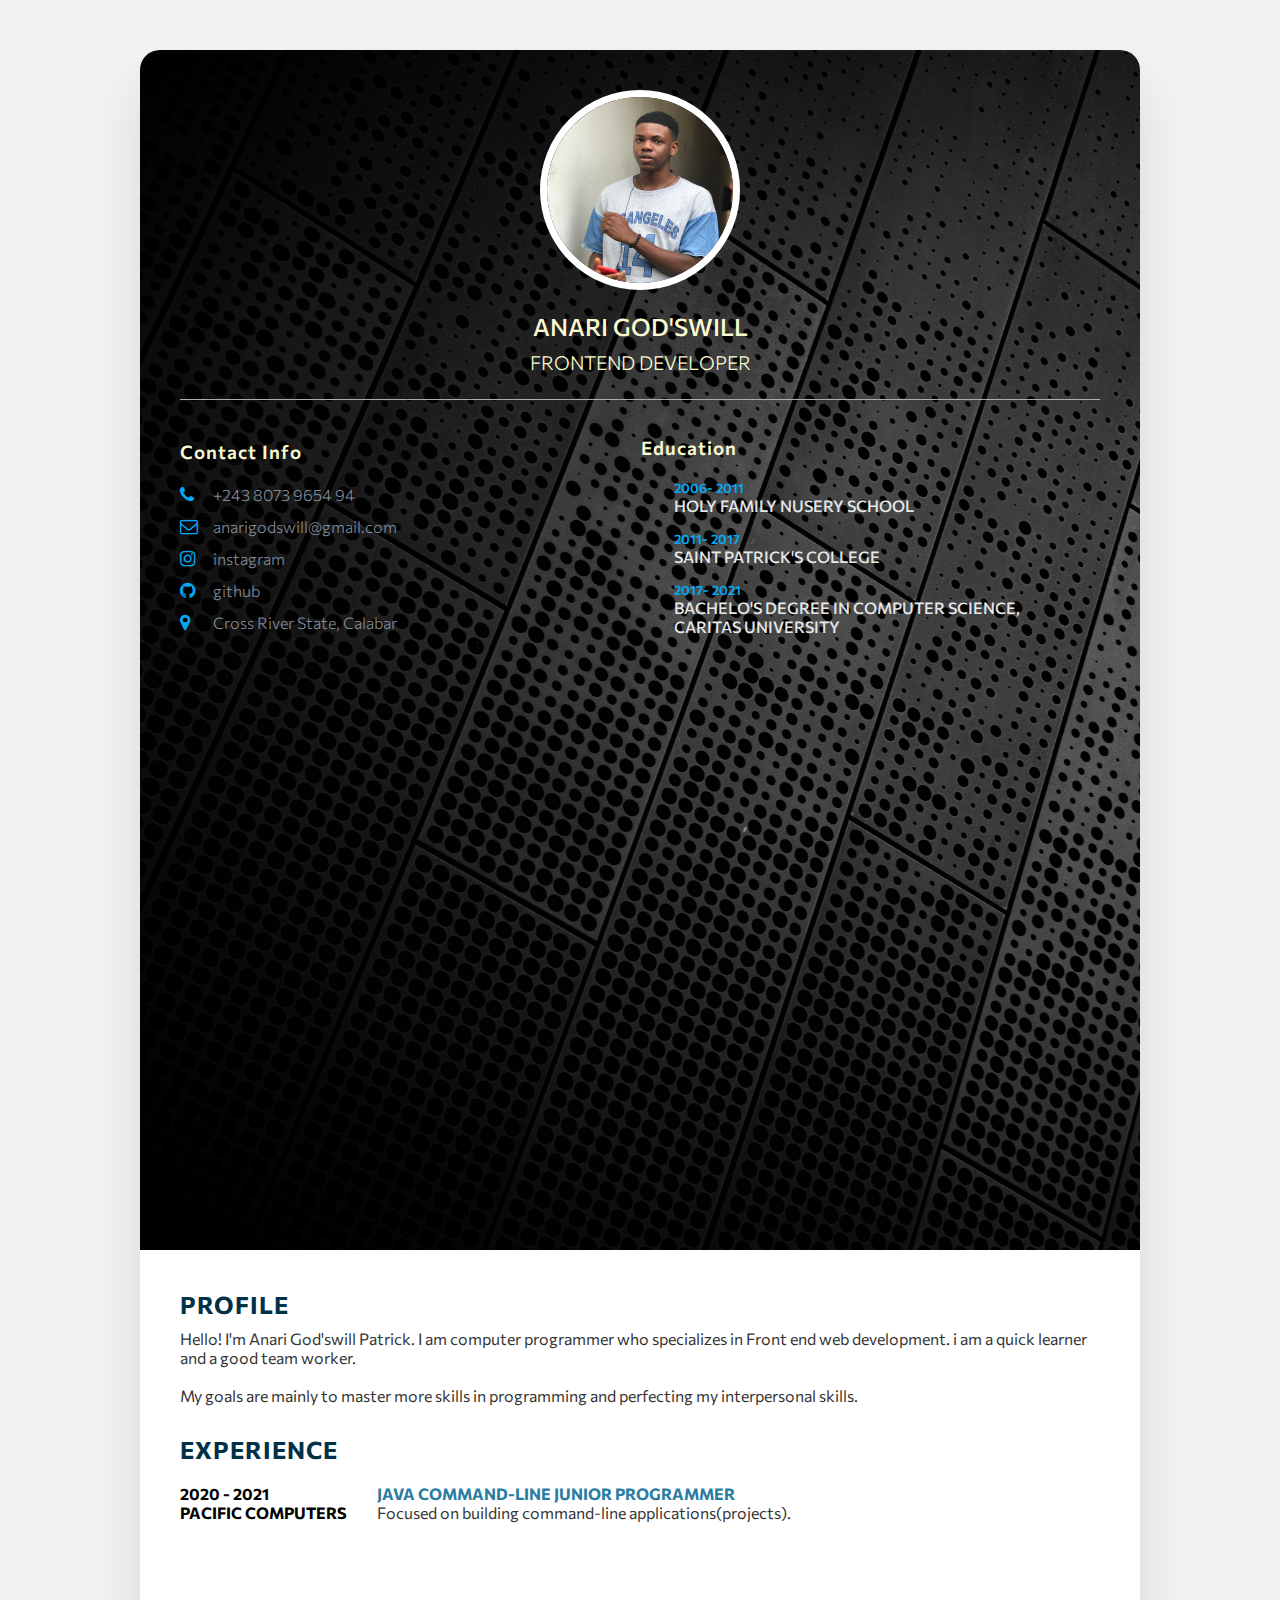
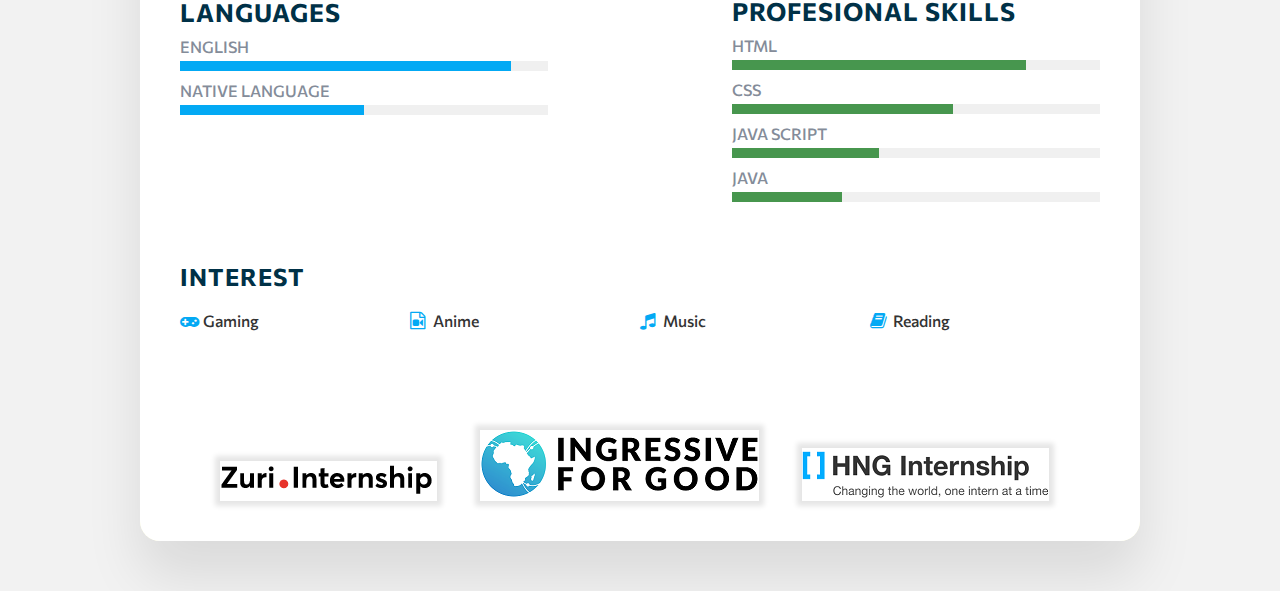
<file: index.html>
<!DOCTYPE html>
<html lang="en">
  <head>
    <meta charset="UTF-8" />
    <meta http-equiv="X-UA-Compatible" content="IE=edge" />
    <meta name="viewport" content="width=device-width, initial-scale=1.0" />
    <title>My Resume</title>
    <link rel="stylesheet" href="style.css" />
    <link
      rel="stylesheet"
      href="https://cdnjs.cloudflare.com/ajax/libs/font-awesome/4.7.0/css/font-awesome.css"
      integrity="sha512-5A8nwdMOWrSz20fDsjczgUidUBR8liPYU+WymTZP1lmY9G6Oc7HlZv156XqnsgNUzTyMefFTcsFH/tnJE/+xBg=="
      crossorigin="anonymous"
      referrerpolicy="no-referrer"
    />
    <link
      href="https://fonts.googleapis.com/css2?family=Alegreya+Sans:ital,wght@0,100;0,300;0,400;0,500;0,700;0,800;1,100;1,300;1,400;1,500;1,700;1,800&family=Commissioner:wght@300;400;500;600;700;800&family=DM+Sans:ital,wght@0,400;0,500;0,700;1,400;1,500;1,700&family=PT+Sans:ital,wght@0,400;0,700;1,400;1,700&display=swap"
      rel="stylesheet"
    />
  </head>
  <body>
    <div class="Container">
      <div class="The_left_side">
        <div class="textprofile">
          <div class="imagebox">
            <img src="images/ajsama.JPG" height="250px" width="200px" />
          </div>
          <h2>Anari God'swill <br /><span>Frontend Developer</span></h2>
        </div>

        <div class="Mycontact">
          <h3 class="title">Contact Info</h3>
          <ul>
            <li>
              <span class="icon"
                ><i class="fa fa-phone" aria-hidden="true"></i
              ></span>
            <a href="tel:08073965494" >  <span class="number"> +243 8073 9654 94</span></a>
            </li>

            <li>
              <span class="icon"
                ><i class="fa fa-envelope-o" aria-hidden="true"></i
              ></span>
             <a href="mailto:anarigodswill@gmail.com"> <span class="email"> anarigodswill@gmail.com</span></a>
            </li>
            <li>
              <span class="icon"
                ><i class="fa fa-instagram" aria-hidden="true"></i></i
              ></span>
              <a href="https://www.instagram.com/anarijnr/"><span class="website">instagram</span></a> 
            </li>
            <li>
              <span class="icon"
                ><i class="fa fa-github" aria-hidden="true"></i>
              </span>
             <a href="https://github.com/AnariJnr"> <span class="github">github</span></a>
            </li>
            <li>
              <span class="icon"
                ><i class="fa fa-map-marker" aria-hidden="true"></i
              ></span>
              <a href="https://www.google.com/maps/place/8Miles/@5.0545137,8.3530863,17z/data=!3m1!4b1!4m5!3m4!1s0x105d7d498ecb23e7:0x4d3167120982a4f!8m2!3d5.0545137!4d8.355275"><span class="location"> Cross River State, Calabar</span></a>
            </li>
          </ul>
        </div>

        <div class="clear"></div>

        <div class="education_fix">
          <div class="Mycontact education">
            <h3 class="title">Education</h3>
            <ul>
              <li>
                <h5>2006- 2011</h5>
                <h4>HOLY FAMILY NUSERY SCHOOL</h4>
              </li>

              <li>
                <h5>2011- 2017</h5>
                <h4>SAINT PATRICK'S COLLEGE</h4>
              </li>

              <li>
                <h5>2017- 2021</h5>
                <h4>BACHELO'S DEGREE IN COMPUTER SCIENCE, <br> CARITAS UNIVERSITY</h4>
              </li>
            </ul>
          </div>
        </div>

        <div class="clear"></div>
      </div>

      <div class="The_right_side">
        <div class="about">
          <h2 class="title2">Profile</h2>
          <p>
           Hello! I'm Anari God'swill Patrick. I am computer programmer who specializes in Front end web development. i am a quick learner and a good team worker.
            <br /><br />
            My goals are mainly to master more skills in programming and 
            perfecting my interpersonal skills.
            
          </p>
        </div>

        <div class="about">
          <h2 class="title2">Experience</h2>
          <div class="box">
            <div class="year_company">
              <h4>2020 - 2021</h4>
              <h4>PACIFIC COMPUTERS</h4>
            </div>
            <div class="text">
              <h4>Java Command-line Junior Programmer</h4>
              <p>
                Focused on building command-line applications(projects).
              </p>
            </div>
          </div>

        </div>

        <div class="language_skills_fix">
          <div class="Mycontact language">
            <h3 class="title2" style="font-size: 25px">Languages</h3>
            <ul>
              <li>
                <span class="text" style="font-weight: 500">ENGLISH</span>
                <span class="percent"> <div style="width: 90%"></div></span>
              </li>


              <li>
                <span class="text" style="font-weight: 500"
                  >NATIVE LANGUAGE</span
                >
                <span class="percent"> <div style="width: 50%"></div></span>
              </li>
            </ul>
          </div>

          <div class="clear"></div>

          <div class="Mycontact language skills">
            <h3 class="title2" style="font-size: 25px">PROFESIONAL SKILLS</h3>
            <ul>
              <li>
                <span class="text" style="font-weight: 500">HTML</span>
                <span class="percent"> <div style="width: 80%"></div></span>
              </li>

              <li>
                <span class="text" style="font-weight: 500">CSS</span>
                <span class="percent"> <div style="width: 60%"></div></span>
              </li>

              <li>
                <span class="text" style="font-weight: 500">JAVA SCRIPT</span>
                <span class="percent"> <div style="width: 40%"></div></span>
              </li>

              <li>
                <span class="text" style="font-weight: 500">JAVA</span>
                <span class="percent"> <div style="width: 30%"></div></span>
              </li>
            </ul>
          </div>
        </div>

        <div class="clear"></div>

        <div class="interest">
          <div class="about interest">
            <h2 class="title2">Interest</h2>
            <ul>
              <li><i class="fa fa-gamepad" aria-hidden="true"></i> Gaming</li>
              <li>
                <i class="fa fa-file-video-o" aria-hidden="true"></i> Anime
              </li>
              <li><i class="fa fa-music" aria-hidden="true"></i> Music</li>
              <li><i class="fa fa-book" aria-hidden="true"></i> Reading</li>
            </ul>
          </div>
        </div>

        <div class="logos">
          <div class="zurilogo"><img src="images/zuri-team.PNG" ></div>
          <div class="ifglogo"><img src="images/logo.png" ></div>
          <div class="Hnglogo"><img src="images/brand-logo.png" ></div>
          </div>

      </div>
    </div>
  </body>
</html>
</file>
<file: style.css>
* {
  margin: 0;
  padding: 0;
  box-sizing: border-box;
  font-family: "Commissioner";
}

a {
  text-decoration: none;
}

a:hover {
  color: #03a9f4;
}

body {
  background: #f2f2f2;
  background-size: cover;
  background-attachment: fixed;
  display: flex;
  justify-content: center;
  min-height: 100vh;
  align-items: center;
}

.Container {
  position: relative;
  background: lightgoldenrodyellow;
  width: 600%;
  max-width: 1000px;
  min-height: 1000px;
  grid-template-columns: 1fr 2fr;
  box-shadow: 0 35px 55px rgba(0, 0, 0, 0.1);
  margin: 50px;
  border-radius: 20px;
}

.Container .The_left_side {
  position: relative;
  background: url(images/opns.jpg);
  border-radius: 20px 20px 0px 0px;
  background-size: cover;
  padding: 40px;
  height: 1200px;
}

.textprofile {
  position: relative;
  display: flex;
  flex-direction: column;
  align-items: center;
  padding-bottom: 20px;
  border-bottom: 1px solid rgb(173, 173, 173);
}

.textprofile .imagebox {
  position: relative;
  width: 200px;
  height: 200px;
  border-radius: 100%;
  overflow: hidden;
  border: white 7px solid;
}

.textprofile imagebox img {
  position: absolute;
  top: 0;
  left: 0;
  width: 100%;
  height: 100%;
  object-fit: cover;
}

.textprofile h2 {
  color: lightgoldenrodyellow;
  font-size: 1.5em;
  margin-top: 20px;
  text-transform: uppercase;
  text-align: center;
  font-weight: 500;
  line-height: 1.4em;
}

.textprofile h2 span {
  font-size: 0.8em;
  font-weight: 300;
}

.Mycontact {
  padding-top: 40px;
}

.title {
  color: lightgoldenrodyellow;
  font-weight: 600;
  letter-spacing: 1px;
  margin-bottom: 20px;
}

.Mycontact ul {
  position: relative;
}

.Mycontact ul li {
  position: relative;
  list-style: none;
  margin-top: 10px;
  cursor: pointer;
}

.Mycontact ul li .icon {
  display: inline-block;
  width: 30px;
  font-size: 18px;
  color: #03a9f4;
}

.Mycontact ul li span {
  color: #848c99;
  font-weight: 300;
}

.Mycontact ul li a:hover span {
  color: #03a9f4;
}

.Mycontact.education {
  float: right;
  margin-top: -237px;
  margin-right: 80px;
}

.Mycontact.education ul li {
  margin-left: 33px;
}

.Mycontact.education li {
  margin-bottom: 15px;
}

.Mycontact.education h5 {
  color: #03a9f4;
  font-weight: 500;
}

.Mycontact.education h4:nth-child(2) {
  color: #e6e7e9;
  font-weight: 500;
}

.Mycontact.education h4 {
  color: #e8eaec;
  font-weight: 300;
}

.Mycontact.education h5 {
  color: #03a9f4;
  font-weight: 600;
}

.Mycontact.language {
  float: left;
  width: 40%;
}

.Mycontact.language .percent {
  position: relative;
  width: 100%;
  height: 10px;
  background: #f0f0f0;
  display: block;
  margin-top: 5px;
}

.Mycontact.language .percent div {
  position: absolute;
  top: 0;
  left: 0;
  height: 100%;
  background-color: #03a9f4;
}

.Mycontact.language.skills .percent div {
  background-color: rgb(71, 150, 78);
}

.Container .The_right_side {
  position: relative;
  background: #fff;
  padding: 40px;
  border-radius: 0px 0px 20px 20px;
  padding-top: 10px;
}

.about {
  margin-top: 30px;
}

.about:last-child {
  margin-bottom: 0;
}

.title2 {
  color: #003147;

  text-transform: uppercase;
  letter-spacing: 1px;
  margin-bottom: 10px;
  margin-top: 15px;
}

p {
  color: #333;
}

.about .box {
  display: flex;
  flex-direction: row;
  margin: 20px 0;
}

.about .box .year_company {
  min-width: 150px;
}

/*.about .box .year_company h4 {
  text-transform: uppercase;
  color: #848c90;
  font-weight: 600;
}*/

.about .box .text h4 {
  text-transform: uppercase;
  color: #2a7da2;
  font-size: 16px;
  padding-left: 30px;
}

.about .box .text p {
  padding-left: 30px;
}

.skills .box {
  position: relative;
  width: 100%;
  display: grid;
  grid-template-columns: 150px 1fr;
  justify-content: center;
  align-items: center;
}

.skills .box h4 {
  text-transform: uppercase;
  color: #848c99;
  font-weight: 500;
}

.skills .box .percent {
  position: relative;
  width: 100%;
  height: 10px;
  background: #f0f0f0;
}

.skills .box .percent div {
  position: absolute;
  top: 0;
  left: 0;
  height: 100%;
  background: #03a9f4;
}

.Mycontact.language.skills {
  float: right;
  width: 40%;
  margin-top: -174px;
  box-sizing: border-box;
}

.language_skills_fix {
  width: 100%;
  margin: auto;
  display: inline;
}
.clear {
  clear: both;
}

/* interest bottom*/
.interest {
  margin-bottom: 100px;
  margin-top: 60px;
}
.interest ul {
  display: grid;
  grid-template-columns: repeat(4, 1fr);
}

.interest ul li {
  list-style: none;
  color: #333;
  font-weight: 500;
  margin-top: 10px;
}

.interest ul li .fa {
  color: #03a9f4;
  font-size: 18px;
  width: 20px;
}

/*logos design*/
.logos div {
  display: inline-block;
  margin-left: 40px;
  align-items: center;
}

.logos div.zurilogo {
  box-shadow: 0 0 5px 5px rgba(0, 0, 0, 0.1);
  margin-left: 40px;
}

.logos div.Hnglogo {
  box-shadow: 0 0 5px 5px rgba(0, 0, 0, 0.1);
  margin-left: 40px;
}

.logos div.ifglogo {
  box-shadow: 0 0 5px 5px rgba(0, 0, 0, 0.1);
  margin-left: 40px;
}

@media (max-width: 1000px) {
  .Container {
    margin: 10px;

    grid-template-columns: repeat(1, 1fr);
  }

  .interest ul {
    grid-template-columns: repeat(1, 1fr);
  }

  .about.interest {
    margin-top: 40px;
  }

  .language_skills_fix {
    display: grid;
    grid-template-columns: repeat(1, 1fr);
  }

  .Mycontact.language.skills {
    margin-top: 1px;
  }

  @media (max-width: 1000px) {
    .about .box {
      flex-direction: column;
    }

    .about .box .year_company {
      margin-bottom: 5px;
    }
  }

  @media (max-width: 1000px) {
    .education_fix {
      display: grid;
      grid-template-columns: repeat(1, 1fr);
      margin-top: 230px;
    }
  }

  @media (max-width: 1000px) {
    .logos div {
      display: grid;
      grid-template-columns: repeat(1, 1fr);
      margin-bottom: 20px;
    }
  }

  @media (max-width: 1000px) {
    .logos div.zurilogo {
      margin-left: 0px;
    }

    .logos div.Hnglogo {
      margin-left: 0px;
    }

    .logos div.ifglogo {
      margin-left: 0px;
    }
  }
}
</file>
